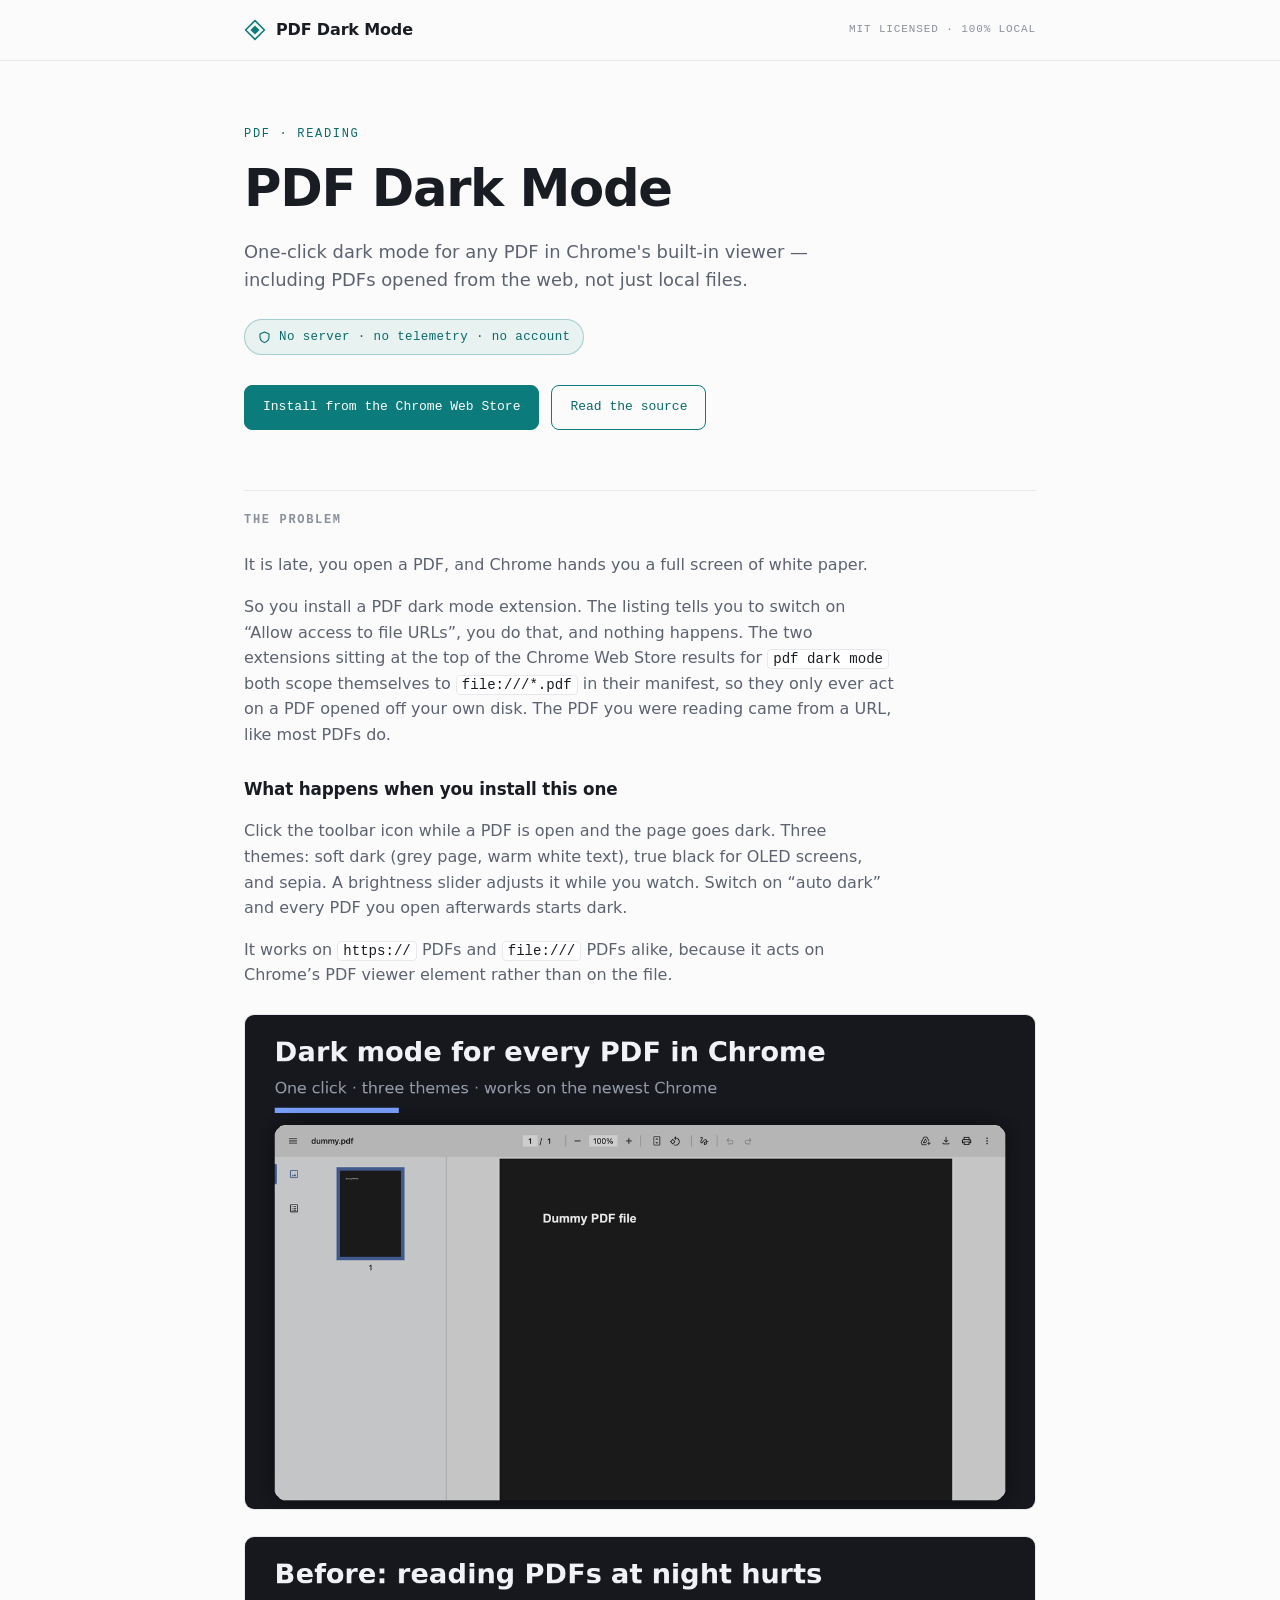
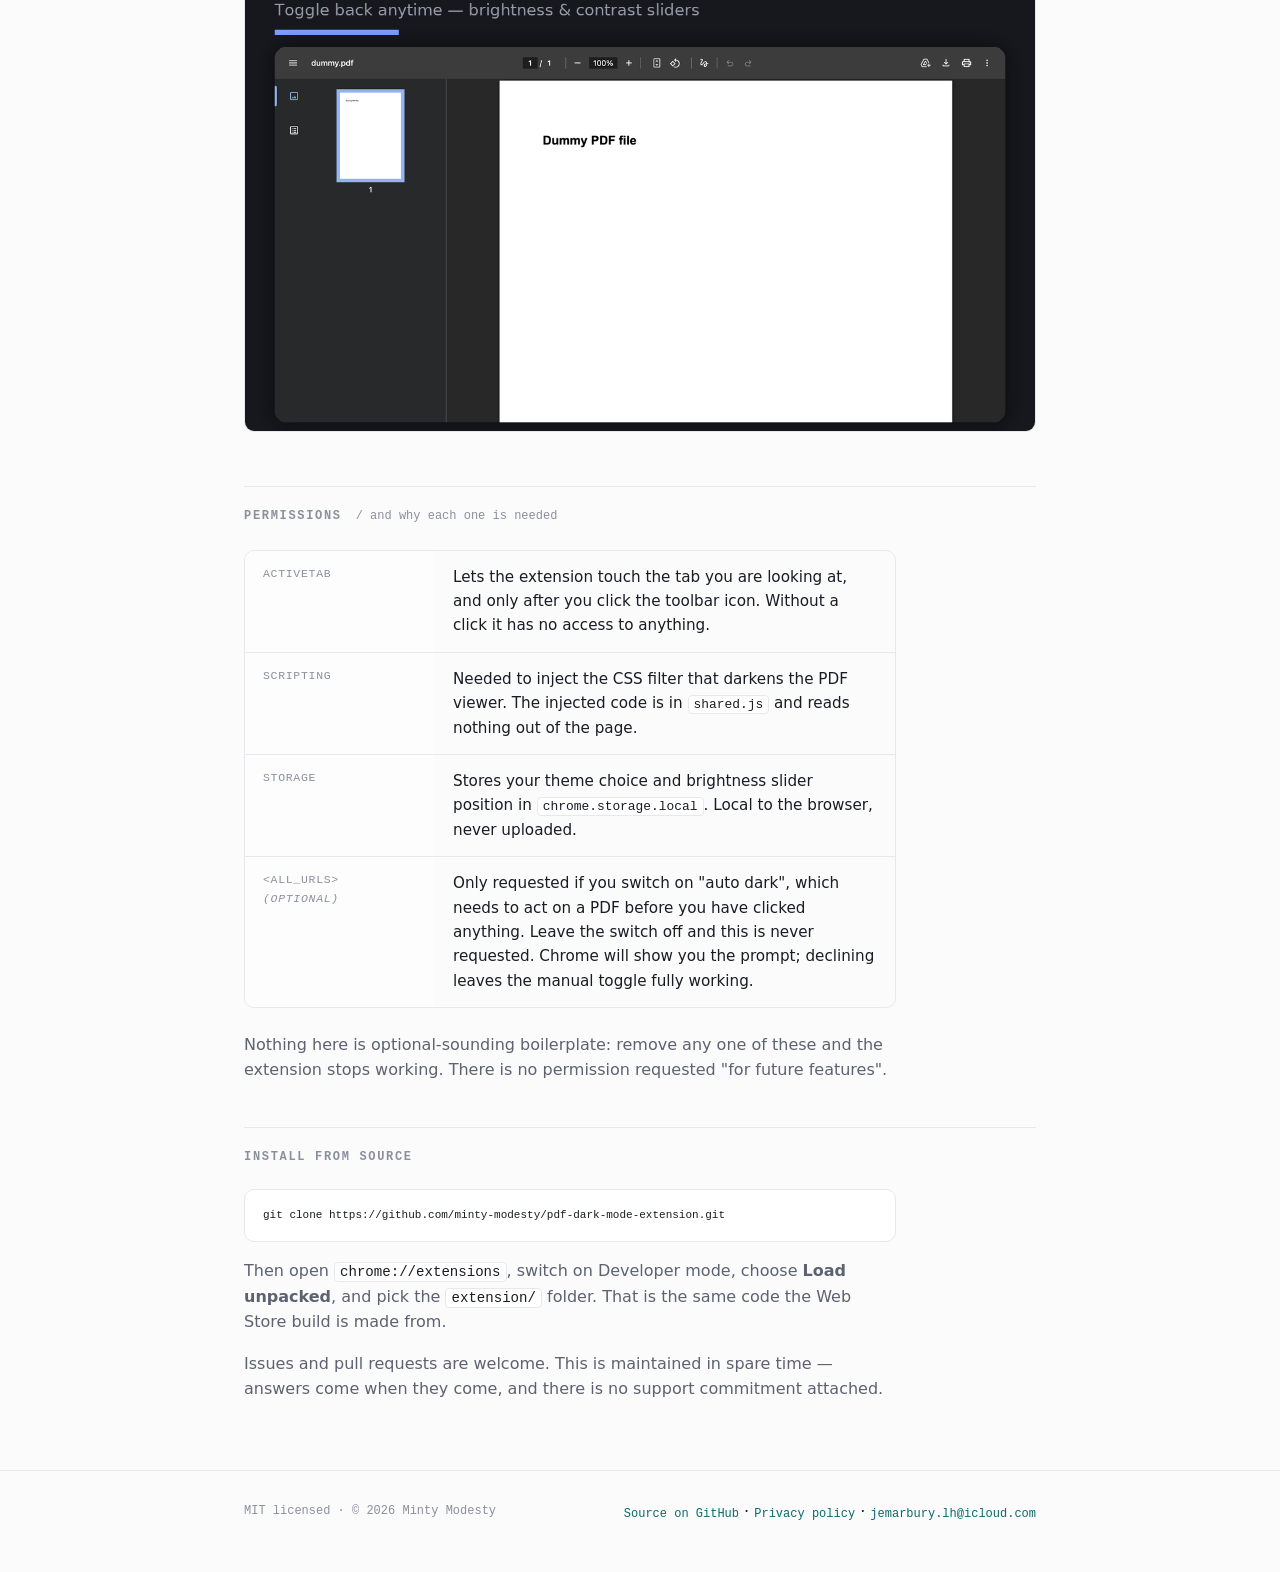
<file: docs/index.html>
<!DOCTYPE html>
<html lang="en">
<head>
<meta charset="utf-8">
<title>PDF Dark Mode</title>
<meta name="viewport" content="width=device-width, initial-scale=1">
<meta name="description" content="One-click dark mode for any PDF in Chrome's built-in viewer — including PDFs opened from the web, not just local files.">
<style>
  :root {
    --bg: #fbfbfc; --panel: #ffffff; --ink: #191c23; --muted: #5c6270;
    --faint: #8b909d; --line: #e7e8ec; --accent: #0c7b7b; --accent-ink: #0a6a6a;
    --accent-wash: #e7f2f1; --radius: 10px; --maxw: 840px;
    --mono: ui-monospace, "SF Mono", "SFMono-Regular", Menlo, Consolas, monospace;
    --sans: "SF Pro Text", -apple-system, "Segoe UI", Roboto, system-ui, sans-serif;
    --display: "SF Pro Display", -apple-system, "Segoe UI", Roboto, system-ui, sans-serif;
  }
  @media (prefers-color-scheme: dark) {
    :root { --bg:#0f1115; --panel:#161920; --ink:#e7e9ef; --muted:#9298a6;
      --faint:#6a7080; --line:#23262f; --accent:#38c6bd; --accent-ink:#4fd6cd; --accent-wash:#12302e; }
  }
  :root[data-theme="light"] { --bg:#fbfbfc; --panel:#ffffff; --ink:#191c23; --muted:#5c6270;
    --faint:#8b909d; --line:#e7e8ec; --accent:#0c7b7b; --accent-ink:#0a6a6a; --accent-wash:#e7f2f1; }
  :root[data-theme="dark"] { --bg:#0f1115; --panel:#161920; --ink:#e7e9ef; --muted:#9298a6;
    --faint:#6a7080; --line:#23262f; --accent:#38c6bd; --accent-ink:#4fd6cd; --accent-wash:#12302e; }
  * { box-sizing: border-box; }
  body { margin:0; background:var(--bg); color:var(--ink); font-family:var(--sans);
    font-size:16px; line-height:1.6; -webkit-font-smoothing:antialiased; }
  .wrap { max-width:var(--maxw); margin:0 auto; padding:0 24px; }
  a { color:var(--accent-ink); text-decoration:none; }
  a:hover { text-decoration:underline; }
  a:focus-visible { outline:2px solid var(--accent); outline-offset:3px; border-radius:3px; }
  header { border-bottom:1px solid var(--line); }
  .bar { display:flex; align-items:center; justify-content:space-between; min-height:60px; gap:16px; flex-wrap:wrap; }
  .mark { display:flex; align-items:center; gap:10px; font-weight:650; letter-spacing:-0.01em; }
  .mark svg { color:var(--accent); flex:none; }
  .tag { font-family:var(--mono); font-size:11px; letter-spacing:0.08em; text-transform:uppercase; color:var(--faint); }
  .hero { padding:64px 0 40px; }
  .eyebrow { font-family:var(--mono); font-size:12px; letter-spacing:0.14em; text-transform:uppercase; color:var(--accent-ink); margin:0 0 18px; }
  h1 { font-family:var(--display); font-weight:700; letter-spacing:-0.025em;
    font-size:clamp(2.1rem,5.5vw,3.2rem); line-height:1.05; margin:0; max-width:20ch; text-wrap:balance; }
  .lede { margin:22px 0 0; max-width:56ch; font-size:1.12rem; color:var(--muted); line-height:1.55; }
  .privacy-pill { display:inline-flex; align-items:center; gap:8px; margin-top:26px;
    font-family:var(--mono); font-size:12.5px; letter-spacing:0.03em; color:var(--accent-ink);
    background:var(--accent-wash); border:1px solid color-mix(in srgb, var(--accent) 30%, transparent);
    padding:7px 13px; border-radius:999px; }
  .cta { display:flex; gap:12px; flex-wrap:wrap; margin-top:30px; }
  .btn { display:inline-flex; align-items:center; gap:8px; font-family:var(--mono); font-size:13px;
    padding:11px 18px; border-radius:8px; border:1px solid var(--accent); color:var(--accent-ink); }
  .btn.primary { background:var(--accent); color:#fff; border-color:var(--accent); }
  @media (prefers-color-scheme: dark) { .btn.primary { color:#08201f; } }
  .btn:hover { text-decoration:none; filter:brightness(1.06); }
  section.blk { padding-top:20px; padding-bottom:8px; }
  .sec-head { display:flex; align-items:baseline; gap:14px; margin:0 0 22px; border-top:1px solid var(--line); }
  .sec-head h2 { font-family:var(--mono); font-weight:600; font-size:12px; letter-spacing:0.14em;
    text-transform:uppercase; color:var(--faint); margin:20px 0 0; }
  .sec-head .count { font-family:var(--mono); font-size:12px; color:var(--faint); margin-top:20px; }
  p { color:var(--muted); }
  p strong, li strong { color:var(--ink); font-weight:600; }
  .body { max-width:64ch; }
  h3 { font-family:var(--display); font-size:1.05rem; letter-spacing:-0.01em; margin:28px 0 6px; color:var(--ink); }
  code { font-family:var(--mono); font-size:0.88em; background:var(--panel);
    border:1px solid var(--line); border-radius:4px; padding:1px 5px; color:var(--ink); }
  pre { font-family:var(--mono); font-size:12.5px; background:var(--panel); border:1px solid var(--line);
    border-radius:var(--radius); padding:16px 18px; overflow-x:auto; color:var(--ink); line-height:1.5; }
  pre code { background:none; border:none; padding:0; }
  .facts { margin:24px 0; border:1px solid var(--line); border-radius:var(--radius); overflow:hidden; }
  .facts dl { margin:0; }
  .facts .row { display:grid; grid-template-columns:190px 1fr; }
  .facts .row + .row { border-top:1px solid var(--line); }
  .facts dt { font-family:var(--mono); font-size:11.5px; letter-spacing:0.06em; text-transform:uppercase;
    color:var(--faint); padding:14px 18px; background:color-mix(in srgb, var(--bg) 60%, var(--panel)); margin:0; }
  .facts dd { margin:0; padding:14px 18px; color:var(--ink); font-size:0.95rem; }
  .facts dd b { color:var(--accent-ink); font-weight:600; }
  .facts dd code { font-size:0.85em; }
  figure { margin:26px 0; }
  figure img { max-width:100%; height:auto; display:block; border:1px solid var(--line); border-radius:var(--radius); }
  figcaption { font-family:var(--mono); font-size:11.5px; color:var(--faint); margin-top:8px; }
  ul { color:var(--muted); padding-left:22px; }
  li { margin:6px 0; }
  footer { border-top:1px solid var(--line); padding:28px 0 48px; margin-top:44px; }
  footer .row { display:flex; flex-wrap:wrap; gap:8px 20px; align-items:center; justify-content:space-between; }
  footer .meta, footer a { font-family:var(--mono); font-size:12px; }
  footer .meta { color:var(--faint); }
  @media (max-width:560px) {
    .hero { padding:44px 0 32px; }
    .facts .row { grid-template-columns:1fr; }
    .facts dt { padding-bottom:4px; }
    .facts dd { padding-top:4px; }
  }
  @media (prefers-reduced-motion: reduce) { * { transition:none !important; } }
</style>
</head>
<body>
<header>
  <div class="wrap bar">
    <div class="mark"><svg width="22" height="22" viewBox="0 0 22 22" fill="none" aria-hidden="true"><path d="M11 1.6 20.4 11 11 20.4 1.6 11 11 1.6Z" stroke="currentColor" stroke-width="1.6" stroke-linejoin="round"/><path d="M11 6.4 15.6 11 11 15.6 6.4 11 11 6.4Z" fill="currentColor"/></svg><span>PDF Dark Mode</span></div>
    <span class="tag">MIT licensed · 100% local</span>
  </div>
</header>

<main>
  <section class="hero">
    <div class="wrap">
      <p class="eyebrow">PDF · reading</p>
      <h1>PDF Dark Mode</h1>
      <p class="lede">One-click dark mode for any PDF in Chrome's built-in viewer — including PDFs opened from the web, not just local files.</p>
      <span class="privacy-pill">
        <svg width="13" height="13" viewBox="0 0 13 13" fill="none" aria-hidden="true"><path d="M6.5 1 2 3v3c0 2.8 1.9 4.6 4.5 5.6C9.1 10.6 11 8.8 11 6V3L6.5 1Z" stroke="currentColor" stroke-width="1.1" stroke-linejoin="round"/></svg>
        No server · no telemetry · no account
      </span>
      <div class="cta"><a class="btn primary" href="https://chromewebstore.google.com/detail/cbdeadhjbdomkldbfedfphhgfaegpboc">Install from the Chrome Web Store</a><a class="btn" href="https://github.com/minty-modesty/pdf-dark-mode-extension">Read the source</a></div>
    </div>
  </section>

  <section class="blk wrap">
    <div class="sec-head"><h2>The problem</h2></div>
    <div class="body">
      <p>It is late, you open a PDF, and Chrome hands you a full screen of white paper.</p>
      <p>So you install a PDF dark mode extension. The listing tells you to switch on “Allow access to file URLs”, you do that, and nothing happens. The two extensions sitting at the top of the Chrome Web Store results for <code>pdf dark mode</code> both scope themselves to <code>file:///*.pdf</code> in their manifest, so they only ever act on a PDF opened off your own disk. The PDF you were reading came from a URL, like most PDFs do.</p>
      <h3>What happens when you install this one</h3>
      <p>Click the toolbar icon while a PDF is open and the page goes dark. Three themes: soft dark (grey page, warm white text), true black for OLED screens, and sepia. A brightness slider adjusts it while you watch. Switch on “auto dark” and every PDF you open afterwards starts dark.</p>
      <p>It works on <code>https://</code> PDFs and <code>file:///</code> PDFs alike, because it acts on Chrome’s PDF viewer element rather than on the file.</p>
    </div>
  <figure><img src="screenshots/shot-1.png" alt="PDF Dark Mode screenshot"></figure>
  <figure><img src="screenshots/shot-2.png" alt="PDF Dark Mode screenshot"></figure>
  </section>

  <section class="blk wrap">
    <div class="sec-head"><h2>Permissions</h2><span class="count">/ and why each one is needed</span></div>
    <div class="body">
      <div class="facts">
        <dl>
          <div class="row"><dt>activeTab</dt><dd>Lets the extension touch the tab you are looking at, and only after you click the toolbar icon. Without a click it has no access to anything.</dd></div>
          <div class="row"><dt>scripting</dt><dd>Needed to inject the CSS filter that darkens the PDF viewer. The injected code is in <code>shared.js</code> and reads nothing out of the page.</dd></div>
          <div class="row"><dt>storage</dt><dd>Stores your theme choice and brightness slider position in <code>chrome.storage.local</code>. Local to the browser, never uploaded.</dd></div>
          <div class="row"><dt>&lt;all_urls&gt; <em>(optional)</em></dt><dd>Only requested if you switch on "auto dark", which needs to act on a PDF before you have clicked anything. Leave the switch off and this is never requested. Chrome will show you the prompt; declining leaves the manual toggle fully working.</dd></div>
        </dl>
      </div>
      <p>Nothing here is optional-sounding boilerplate: remove any one of these and the extension stops
      working. There is no permission requested "for future features".</p>
    </div>
  </section>

  <section class="blk wrap">
    <div class="sec-head"><h2>Install from source</h2></div>
    <div class="body">
      <pre><code>git clone https://github.com/minty-modesty/pdf-dark-mode-extension.git</code></pre>
      <p>Then open <code>chrome://extensions</code>, switch on Developer mode, choose <b>Load unpacked</b>,
      and pick the <code>extension/</code> folder. That is the same code the Web Store build is made from.</p>
      <p>Issues and pull requests are welcome. This is maintained in spare time — answers come when they come,
      and there is no support commitment attached.</p>
    </div>
  </section>
</main>
<footer>
  <div class="wrap row">
    <span class="meta">MIT licensed · © 2026 Minty Modesty</span>
    <span><a href="https://github.com/minty-modesty/pdf-dark-mode-extension">Source on GitHub</a> · <a href="privacy.html">Privacy policy</a> · <a href="mailto:jemarbury.lh@icloud.com">jemarbury.lh@icloud.com</a></span>
  </div>
</footer>
</body>
</html>
</file>
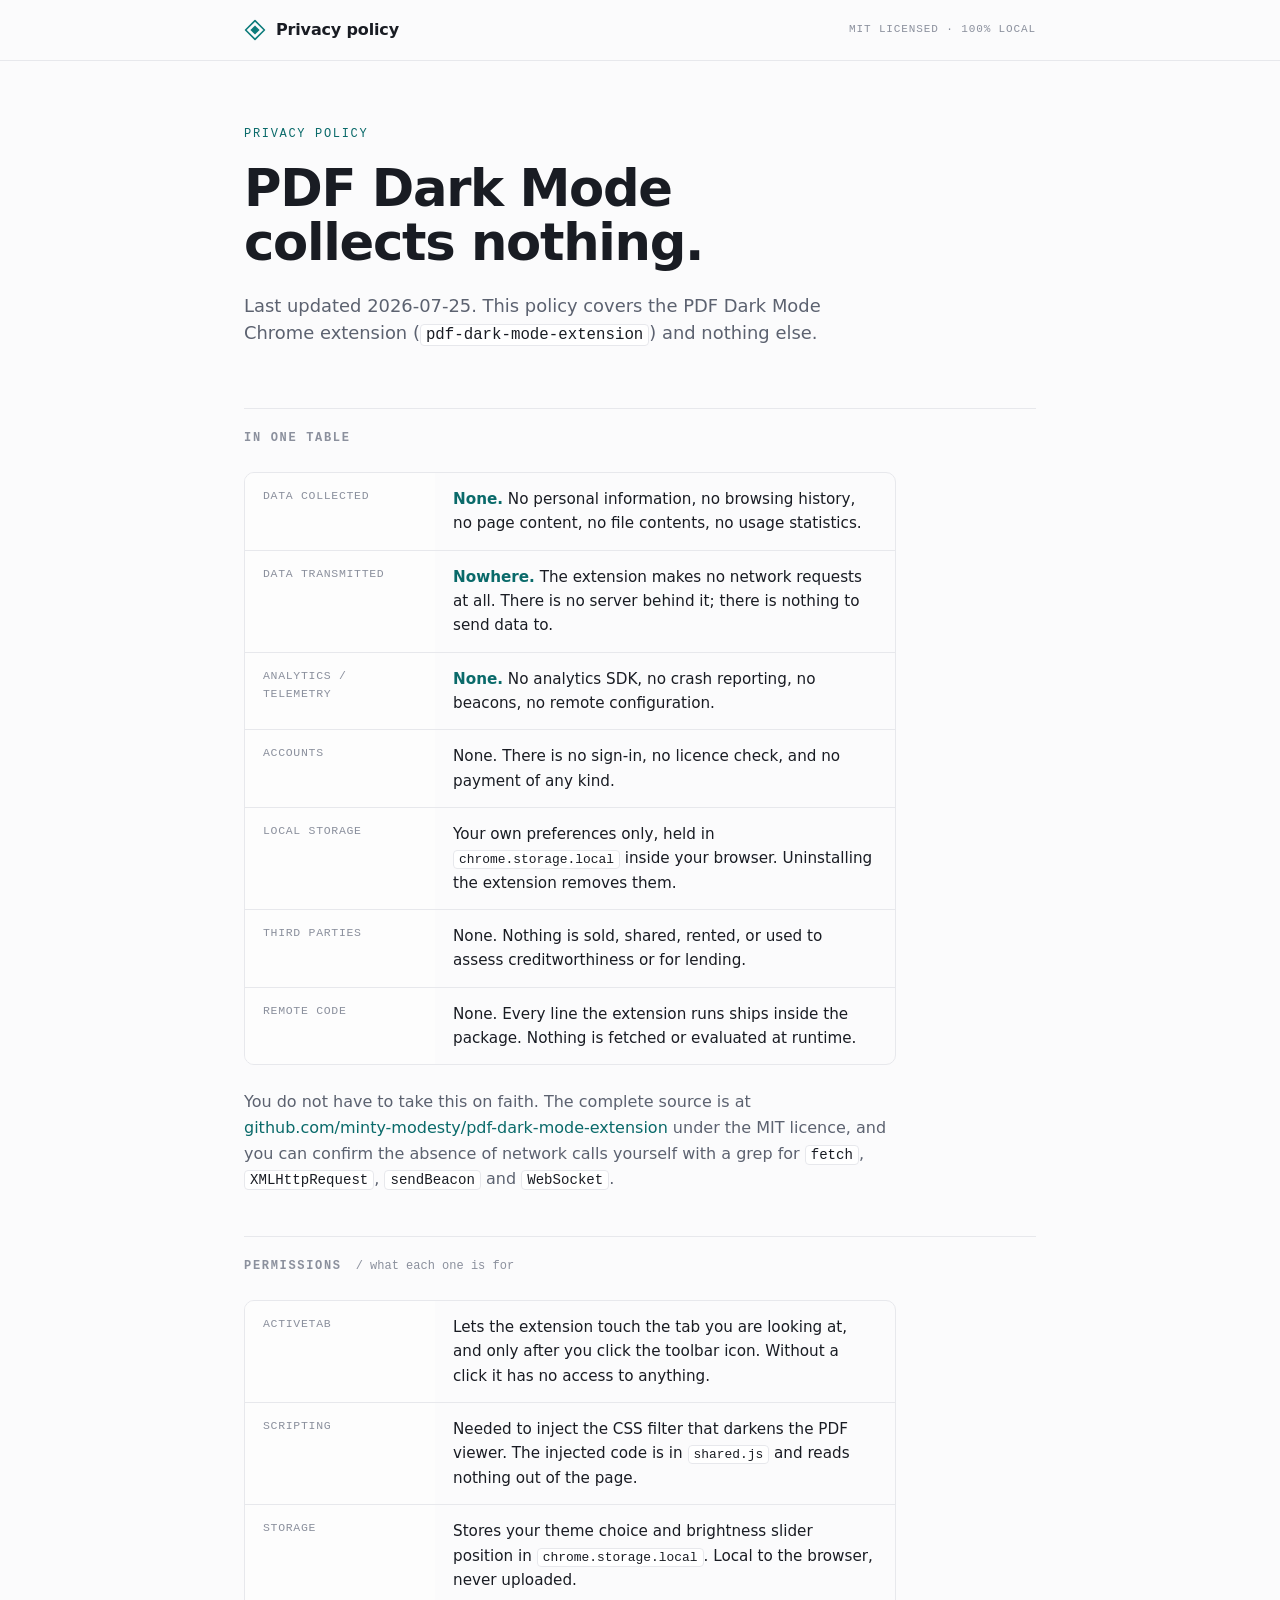
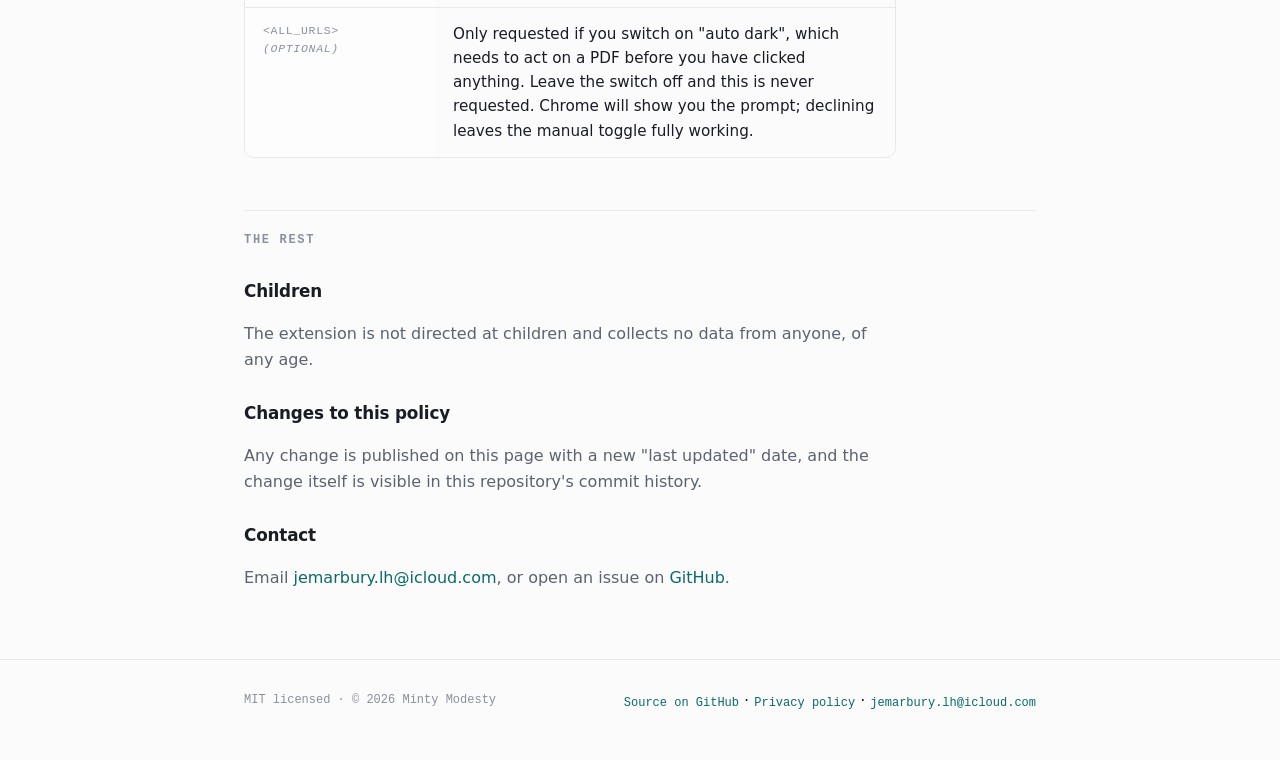
<file: docs/privacy.html>
<!DOCTYPE html>
<html lang="en">
<head>
<meta charset="utf-8">
<title>Privacy policy — PDF Dark Mode</title>
<meta name="viewport" content="width=device-width, initial-scale=1">
<meta name="description" content="Privacy policy for the PDF Dark Mode Chrome extension: no data collected, nothing transmitted, everything local.">
<style>
  :root {
    --bg: #fbfbfc; --panel: #ffffff; --ink: #191c23; --muted: #5c6270;
    --faint: #8b909d; --line: #e7e8ec; --accent: #0c7b7b; --accent-ink: #0a6a6a;
    --accent-wash: #e7f2f1; --radius: 10px; --maxw: 840px;
    --mono: ui-monospace, "SF Mono", "SFMono-Regular", Menlo, Consolas, monospace;
    --sans: "SF Pro Text", -apple-system, "Segoe UI", Roboto, system-ui, sans-serif;
    --display: "SF Pro Display", -apple-system, "Segoe UI", Roboto, system-ui, sans-serif;
  }
  @media (prefers-color-scheme: dark) {
    :root { --bg:#0f1115; --panel:#161920; --ink:#e7e9ef; --muted:#9298a6;
      --faint:#6a7080; --line:#23262f; --accent:#38c6bd; --accent-ink:#4fd6cd; --accent-wash:#12302e; }
  }
  :root[data-theme="light"] { --bg:#fbfbfc; --panel:#ffffff; --ink:#191c23; --muted:#5c6270;
    --faint:#8b909d; --line:#e7e8ec; --accent:#0c7b7b; --accent-ink:#0a6a6a; --accent-wash:#e7f2f1; }
  :root[data-theme="dark"] { --bg:#0f1115; --panel:#161920; --ink:#e7e9ef; --muted:#9298a6;
    --faint:#6a7080; --line:#23262f; --accent:#38c6bd; --accent-ink:#4fd6cd; --accent-wash:#12302e; }
  * { box-sizing: border-box; }
  body { margin:0; background:var(--bg); color:var(--ink); font-family:var(--sans);
    font-size:16px; line-height:1.6; -webkit-font-smoothing:antialiased; }
  .wrap { max-width:var(--maxw); margin:0 auto; padding:0 24px; }
  a { color:var(--accent-ink); text-decoration:none; }
  a:hover { text-decoration:underline; }
  a:focus-visible { outline:2px solid var(--accent); outline-offset:3px; border-radius:3px; }
  header { border-bottom:1px solid var(--line); }
  .bar { display:flex; align-items:center; justify-content:space-between; min-height:60px; gap:16px; flex-wrap:wrap; }
  .mark { display:flex; align-items:center; gap:10px; font-weight:650; letter-spacing:-0.01em; }
  .mark svg { color:var(--accent); flex:none; }
  .tag { font-family:var(--mono); font-size:11px; letter-spacing:0.08em; text-transform:uppercase; color:var(--faint); }
  .hero { padding:64px 0 40px; }
  .eyebrow { font-family:var(--mono); font-size:12px; letter-spacing:0.14em; text-transform:uppercase; color:var(--accent-ink); margin:0 0 18px; }
  h1 { font-family:var(--display); font-weight:700; letter-spacing:-0.025em;
    font-size:clamp(2.1rem,5.5vw,3.2rem); line-height:1.05; margin:0; max-width:20ch; text-wrap:balance; }
  .lede { margin:22px 0 0; max-width:56ch; font-size:1.12rem; color:var(--muted); line-height:1.55; }
  .privacy-pill { display:inline-flex; align-items:center; gap:8px; margin-top:26px;
    font-family:var(--mono); font-size:12.5px; letter-spacing:0.03em; color:var(--accent-ink);
    background:var(--accent-wash); border:1px solid color-mix(in srgb, var(--accent) 30%, transparent);
    padding:7px 13px; border-radius:999px; }
  .cta { display:flex; gap:12px; flex-wrap:wrap; margin-top:30px; }
  .btn { display:inline-flex; align-items:center; gap:8px; font-family:var(--mono); font-size:13px;
    padding:11px 18px; border-radius:8px; border:1px solid var(--accent); color:var(--accent-ink); }
  .btn.primary { background:var(--accent); color:#fff; border-color:var(--accent); }
  @media (prefers-color-scheme: dark) { .btn.primary { color:#08201f; } }
  .btn:hover { text-decoration:none; filter:brightness(1.06); }
  section.blk { padding-top:20px; padding-bottom:8px; }
  .sec-head { display:flex; align-items:baseline; gap:14px; margin:0 0 22px; border-top:1px solid var(--line); }
  .sec-head h2 { font-family:var(--mono); font-weight:600; font-size:12px; letter-spacing:0.14em;
    text-transform:uppercase; color:var(--faint); margin:20px 0 0; }
  .sec-head .count { font-family:var(--mono); font-size:12px; color:var(--faint); margin-top:20px; }
  p { color:var(--muted); }
  p strong, li strong { color:var(--ink); font-weight:600; }
  .body { max-width:64ch; }
  h3 { font-family:var(--display); font-size:1.05rem; letter-spacing:-0.01em; margin:28px 0 6px; color:var(--ink); }
  code { font-family:var(--mono); font-size:0.88em; background:var(--panel);
    border:1px solid var(--line); border-radius:4px; padding:1px 5px; color:var(--ink); }
  pre { font-family:var(--mono); font-size:12.5px; background:var(--panel); border:1px solid var(--line);
    border-radius:var(--radius); padding:16px 18px; overflow-x:auto; color:var(--ink); line-height:1.5; }
  pre code { background:none; border:none; padding:0; }
  .facts { margin:24px 0; border:1px solid var(--line); border-radius:var(--radius); overflow:hidden; }
  .facts dl { margin:0; }
  .facts .row { display:grid; grid-template-columns:190px 1fr; }
  .facts .row + .row { border-top:1px solid var(--line); }
  .facts dt { font-family:var(--mono); font-size:11.5px; letter-spacing:0.06em; text-transform:uppercase;
    color:var(--faint); padding:14px 18px; background:color-mix(in srgb, var(--bg) 60%, var(--panel)); margin:0; }
  .facts dd { margin:0; padding:14px 18px; color:var(--ink); font-size:0.95rem; }
  .facts dd b { color:var(--accent-ink); font-weight:600; }
  .facts dd code { font-size:0.85em; }
  figure { margin:26px 0; }
  figure img { max-width:100%; height:auto; display:block; border:1px solid var(--line); border-radius:var(--radius); }
  figcaption { font-family:var(--mono); font-size:11.5px; color:var(--faint); margin-top:8px; }
  ul { color:var(--muted); padding-left:22px; }
  li { margin:6px 0; }
  footer { border-top:1px solid var(--line); padding:28px 0 48px; margin-top:44px; }
  footer .row { display:flex; flex-wrap:wrap; gap:8px 20px; align-items:center; justify-content:space-between; }
  footer .meta, footer a { font-family:var(--mono); font-size:12px; }
  footer .meta { color:var(--faint); }
  @media (max-width:560px) {
    .hero { padding:44px 0 32px; }
    .facts .row { grid-template-columns:1fr; }
    .facts dt { padding-bottom:4px; }
    .facts dd { padding-top:4px; }
  }
  @media (prefers-reduced-motion: reduce) { * { transition:none !important; } }
</style>
</head>
<body>
<header>
  <div class="wrap bar">
    <div class="mark"><svg width="22" height="22" viewBox="0 0 22 22" fill="none" aria-hidden="true"><path d="M11 1.6 20.4 11 11 20.4 1.6 11 11 1.6Z" stroke="currentColor" stroke-width="1.6" stroke-linejoin="round"/><path d="M11 6.4 15.6 11 11 15.6 6.4 11 11 6.4Z" fill="currentColor"/></svg><span>Privacy policy</span></div>
    <span class="tag">MIT licensed · 100% local</span>
  </div>
</header>

<main>
  <section class="hero">
    <div class="wrap">
      <p class="eyebrow">Privacy policy</p>
      <h1>PDF Dark Mode collects nothing.</h1>
      <p class="lede">Last updated 2026-07-25. This policy covers the PDF Dark Mode Chrome extension
      (<code>pdf-dark-mode-extension</code>) and nothing else.</p>
    </div>
  </section>

  <section class="blk wrap">
    <div class="sec-head"><h2>In one table</h2></div>
    <div class="body">
      <div class="facts">
        <dl>
          <div class="row"><dt>Data collected</dt><dd><b>None.</b> No personal information, no browsing history, no page content, no file contents, no usage statistics.</dd></div>
          <div class="row"><dt>Data transmitted</dt><dd><b>Nowhere.</b> The extension makes no network requests at all. There is no server behind it; there is nothing to send data to.</dd></div>
          <div class="row"><dt>Analytics / telemetry</dt><dd><b>None.</b> No analytics SDK, no crash reporting, no beacons, no remote configuration.</dd></div>
          <div class="row"><dt>Accounts</dt><dd>None. There is no sign-in, no licence check, and no payment of any kind.</dd></div>
          <div class="row"><dt>Local storage</dt><dd>Your own preferences only, held in <code>chrome.storage.local</code> inside your browser. Uninstalling the extension removes them.</dd></div>
          <div class="row"><dt>Third parties</dt><dd>None. Nothing is sold, shared, rented, or used to assess creditworthiness or for lending.</dd></div>
          <div class="row"><dt>Remote code</dt><dd>None. Every line the extension runs ships inside the package. Nothing is fetched or evaluated at runtime.</dd></div>
        </dl>
      </div>
      <p>You do not have to take this on faith. The complete source is at
      <a href="https://github.com/minty-modesty/pdf-dark-mode-extension">github.com/minty-modesty/pdf-dark-mode-extension</a> under the MIT
      licence, and you can confirm the absence of network calls yourself with a grep for
      <code>fetch</code>, <code>XMLHttpRequest</code>, <code>sendBeacon</code> and <code>WebSocket</code>.</p>
    </div>
  </section>

  <section class="blk wrap">
    <div class="sec-head"><h2>Permissions</h2><span class="count">/ what each one is for</span></div>
    <div class="body">
      <div class="facts">
        <dl>
          <div class="row"><dt>activeTab</dt><dd>Lets the extension touch the tab you are looking at, and only after you click the toolbar icon. Without a click it has no access to anything.</dd></div>
          <div class="row"><dt>scripting</dt><dd>Needed to inject the CSS filter that darkens the PDF viewer. The injected code is in <code>shared.js</code> and reads nothing out of the page.</dd></div>
          <div class="row"><dt>storage</dt><dd>Stores your theme choice and brightness slider position in <code>chrome.storage.local</code>. Local to the browser, never uploaded.</dd></div>
          <div class="row"><dt>&lt;all_urls&gt; <em>(optional)</em></dt><dd>Only requested if you switch on "auto dark", which needs to act on a PDF before you have clicked anything. Leave the switch off and this is never requested. Chrome will show you the prompt; declining leaves the manual toggle fully working.</dd></div>
        </dl>
      </div>
    </div>
  </section>

  <section class="blk wrap">
    <div class="sec-head"><h2>The rest</h2></div>
    <div class="body">
      <h3>Children</h3>
      <p>The extension is not directed at children and collects no data from anyone, of any age.</p>
      <h3>Changes to this policy</h3>
      <p>Any change is published on this page with a new "last updated" date, and the change itself is
      visible in this repository's commit history.</p>
      <h3>Contact</h3>
      <p>Email <a href="mailto:jemarbury.lh@icloud.com">jemarbury.lh@icloud.com</a>, or open an issue on
      <a href="https://github.com/minty-modesty/pdf-dark-mode-extension/issues">GitHub</a>.</p>
    </div>
  </section>
</main>
<footer>
  <div class="wrap row">
    <span class="meta">MIT licensed · © 2026 Minty Modesty</span>
    <span><a href="https://github.com/minty-modesty/pdf-dark-mode-extension">Source on GitHub</a> · <a href="privacy.html">Privacy policy</a> · <a href="mailto:jemarbury.lh@icloud.com">jemarbury.lh@icloud.com</a></span>
  </div>
</footer>
</body>
</html>
</file>
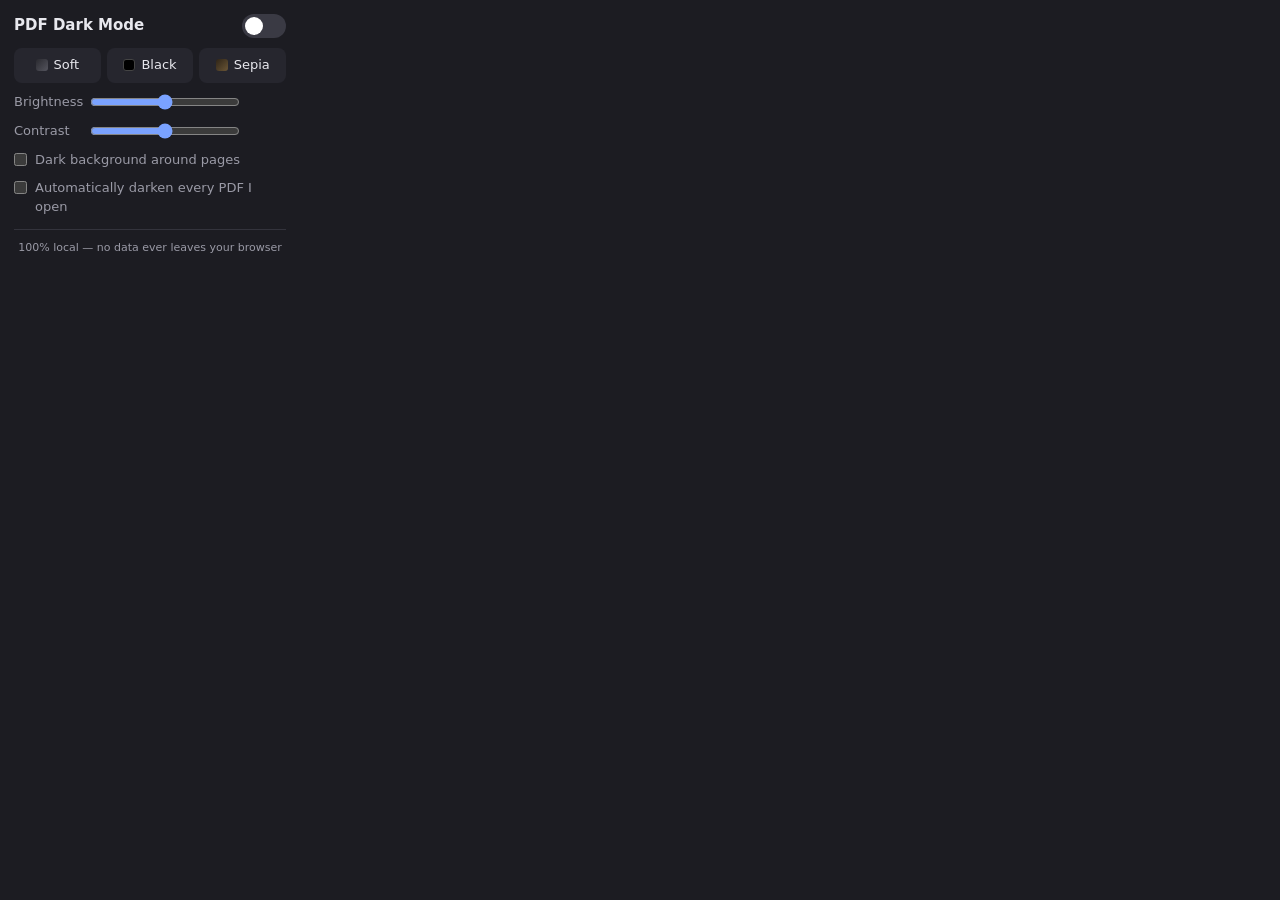
<file: extension/popup.html>
<!DOCTYPE html>
<html>
<head>
  <meta charset="utf-8" />
  <link rel="stylesheet" href="popup.css" />
</head>
<body>
  <main>
    <header>
      <h1>PDF Dark Mode</h1>
      <button id="toggle" class="toggle" aria-pressed="false" title="Toggle dark mode">
        <span class="knob"></span>
      </button>
    </header>

    <p id="hint" class="hint" hidden>This tab doesn't look like a PDF. Open a PDF, then toggle.</p>

    <section id="controls">
      <div class="row themes" role="radiogroup" aria-label="Theme">
        <button class="theme" data-theme="soft" title="Soft dark — easier on images">
          <span class="swatch swatch-soft"></span>Soft
        </button>
        <button class="theme" data-theme="black" title="True black — maximum contrast">
          <span class="swatch swatch-black"></span>Black
        </button>
        <button class="theme" data-theme="sepia" title="Warm sepia night">
          <span class="swatch swatch-sepia"></span>Sepia
        </button>
      </div>

      <label class="row slider">
        <span>Brightness</span>
        <input id="brightness" type="range" min="70" max="130" step="5" />
        <output id="brightnessOut"></output>
      </label>

      <label class="row slider">
        <span>Contrast</span>
        <input id="contrast" type="range" min="70" max="130" step="5" />
        <output id="contrastOut"></output>
      </label>

      <label class="row auto">
        <input id="darkBg" type="checkbox" />
        <span>Dark background around pages</span>
      </label>

      <label class="row auto">
        <input id="auto" type="checkbox" />
        <span>Automatically darken every PDF I open</span>
      </label>
    </section>

    <footer>
      <span>100% local — no data ever leaves your browser</span>
    </footer>
  </main>
  <script type="module" src="popup.js"></script>
</body>
</html>
</file>
<file: extension/popup.css>
:root {
  color-scheme: dark;
  --bg: #1c1c22;
  --panel: #26262e;
  --text: #e8e8ee;
  --muted: #9a9aa6;
  --accent: #7aa2ff;
}

* { box-sizing: border-box; margin: 0; }

body {
  width: 300px;
  background: var(--bg);
  color: var(--text);
  font: 13px/1.45 system-ui, -apple-system, "Segoe UI", sans-serif;
}

main { padding: 14px; }

header {
  display: flex;
  align-items: center;
  justify-content: space-between;
  margin-bottom: 10px;
}

h1 { font-size: 15px; font-weight: 600; }

.toggle {
  position: relative;
  width: 44px;
  height: 24px;
  border: none;
  border-radius: 12px;
  background: #3a3a44;
  cursor: pointer;
  transition: background 0.15s;
}
.toggle[aria-pressed="true"] { background: var(--accent); }
.toggle .knob {
  position: absolute;
  top: 3px;
  left: 3px;
  width: 18px;
  height: 18px;
  border-radius: 50%;
  background: #fff;
  transition: transform 0.15s;
}
.toggle[aria-pressed="true"] .knob { transform: translateX(20px); }
.toggle:disabled { opacity: 0.45; cursor: default; }

.hint {
  background: var(--panel);
  border-radius: 8px;
  padding: 8px 10px;
  color: var(--muted);
  margin-bottom: 10px;
}

.row { margin-bottom: 10px; }

.themes { display: flex; gap: 6px; }
.theme {
  flex: 1;
  display: flex;
  align-items: center;
  justify-content: center;
  gap: 6px;
  padding: 7px 0;
  border: 1px solid transparent;
  border-radius: 8px;
  background: var(--panel);
  color: var(--text);
  cursor: pointer;
  font: inherit;
}
.theme.selected { border-color: var(--accent); }
.swatch { width: 12px; height: 12px; border-radius: 3px; }
.swatch-soft { background: linear-gradient(135deg, #2a2a30, #55555e); }
.swatch-black { background: #000; border: 1px solid #444; }
.swatch-sepia { background: linear-gradient(135deg, #2e2417, #6b5636); }

.slider { display: flex; align-items: center; gap: 8px; }
.slider span { width: 68px; color: var(--muted); }
.slider input { flex: 1; accent-color: var(--accent); }
.slider output { width: 38px; text-align: right; color: var(--muted); font-variant-numeric: tabular-nums; }

.auto { display: flex; align-items: flex-start; gap: 8px; color: var(--muted); cursor: pointer; }
.auto input { accent-color: var(--accent); margin-top: 2px; }
.hint a { color: var(--accent); }

footer {
  margin-top: 12px;
  padding-top: 10px;
  border-top: 1px solid #33333c;
  color: var(--muted);
  font-size: 11px;
  text-align: center;
}
</file>
